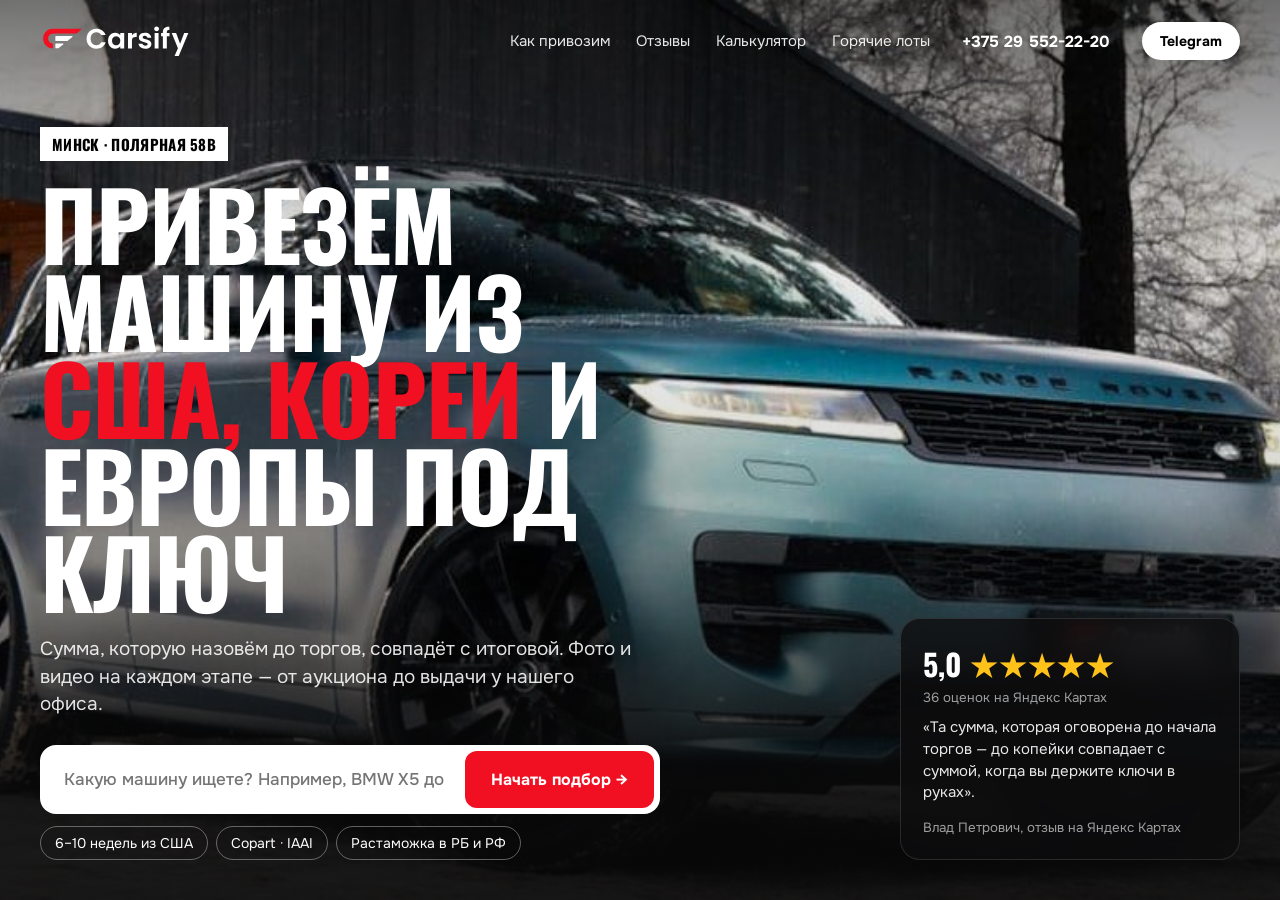
<file: .art-director/directions/a-pines.html>
<!doctype html>
<html lang="ru"><head><meta charset="utf-8"><meta name="viewport" content="width=device-width,initial-scale=1">
<title>A — Вывеска в соснах</title>
<link href="https://fonts.googleapis.com/css2?family=Oswald:wght@500;700&family=Onest:wght@400;500;700&display=swap" rel="stylesheet">
<style>
:root{--red:#F10F22;--ink:#0B0B0C;--paper:#F4F1EA}
*{box-sizing:border-box;margin:0}
body{font-family:Onest,sans-serif;background:var(--ink);color:#fff}
.hero{position:relative;min-height:100svh;display:flex;flex-direction:column;overflow:hidden}
.bg{position:absolute;inset:0;background:url(img/rr.jpg) center 40%/cover}
.bg:after{content:"";position:absolute;inset:0;background:linear-gradient(180deg,rgba(0,0,0,.55) 0,rgba(0,0,0,.05) 30%,rgba(0,0,0,.15) 55%,rgba(8,8,9,.92) 88%)}
header{position:relative;display:flex;align-items:center;gap:32px;padding:22px 40px}
header img{height:30px}
nav{display:flex;gap:26px;font-size:15px;opacity:.9;margin-left:auto}
.tel{font-weight:700}
.tg{background:#fff;color:#000;border-radius:999px;padding:10px 18px;font-weight:700;font-size:14px}
.content{position:relative;margin-top:auto;padding:0 40px 40px;display:grid;grid-template-columns:1fr auto;gap:40px;align-items:end}
.tag{display:inline-block;background:#fff;color:#000;font:700 15px Oswald;text-transform:uppercase;padding:6px 12px;letter-spacing:.02em;margin-bottom:18px}
h1{font:700 clamp(54px,7.4vw,124px)/.92 Oswald;text-transform:uppercase;letter-spacing:-.01em;max-width:13ch}
h1 em{font-style:normal;color:var(--red)}
.lead{font-size:19px;max-width:46ch;margin:22px 0 26px;opacity:.88;line-height:1.45}
.quick{display:flex;background:#fff;border-radius:16px;padding:6px;max-width:620px}
.quick input{flex:1;border:0;font:500 17px Onest;padding:0 18px;outline:0;min-width:0}
.quick button{background:var(--red);color:#fff;border:0;border-radius:12px;font:700 16px Onest;padding:18px 26px;white-space:nowrap}
.chips{display:flex;gap:8px;margin-top:12px;flex-wrap:wrap}
.chips span{border:1px solid rgba(255,255,255,.35);border-radius:999px;padding:7px 14px;font-size:14px}
.review{width:340px;background:rgba(14,14,15,.78);backdrop-filter:blur(14px);border-radius:20px;padding:22px;border:1px solid rgba(255,255,255,.12)}
.stars{color:#FFC21A;letter-spacing:2px}.rate{font:700 30px Oswald}
.review p{font-size:15px;line-height:1.45;margin:10px 0 12px;opacity:.9}
.review small{opacity:.6}
@media(max-width:760px){header{padding:16px}nav,.tel{display:none}.tg{margin-left:auto}
.content{grid-template-columns:1fr;padding:0 16px 22px;gap:18px}.review{width:auto}
.bg{background-position:62% 30%}.lead{font-size:16px;margin:14px 0 18px}
.quick{flex-direction:column;gap:6px}.quick input{padding:14px}}
</style></head><body>
<section class="hero"><div class="bg"></div>
<header><img src="img/logo-horizontal.svg" alt="Carsify"><nav><span>Как привозим</span><span>Отзывы</span><span>Калькулятор</span><span>Горячие лоты</span></nav><span class="tel">+375 29 552-22-20</span><span class="tg">Telegram</span></header>
<div class="content"><div>
<span class="tag">Минск · Полярная 58В</span>
<h1>Привезём машину из <em>США, Кореи</em> и Европы под ключ</h1>
<p class="lead">Сумма, которую назовём до торгов, совпадёт с итоговой. Фото и видео на каждом этапе — от аукциона до выдачи у нашего офиса.</p>
<div class="quick"><input placeholder="Какую машину ищете? Например, BMW X5 до 60 000 $"><button>Начать подбор →</button></div>
<div class="chips"><span>6–10 недель из США</span><span>Copart · IAAI</span><span>Растаможка в РБ и РФ</span></div>
</div>
<aside class="review"><div class="rate">5,0 <span class="stars">★★★★★</span></div><small>36 оценок на Яндекс Картах</small>
<p>«Та сумма, которая оговорена до начала торгов — до копейки совпадает с суммой, когда вы держите ключи в руках».</p><small>Влад Петрович, отзыв на Яндекс Картах</small></aside>
</div></section></body></html>
</file>
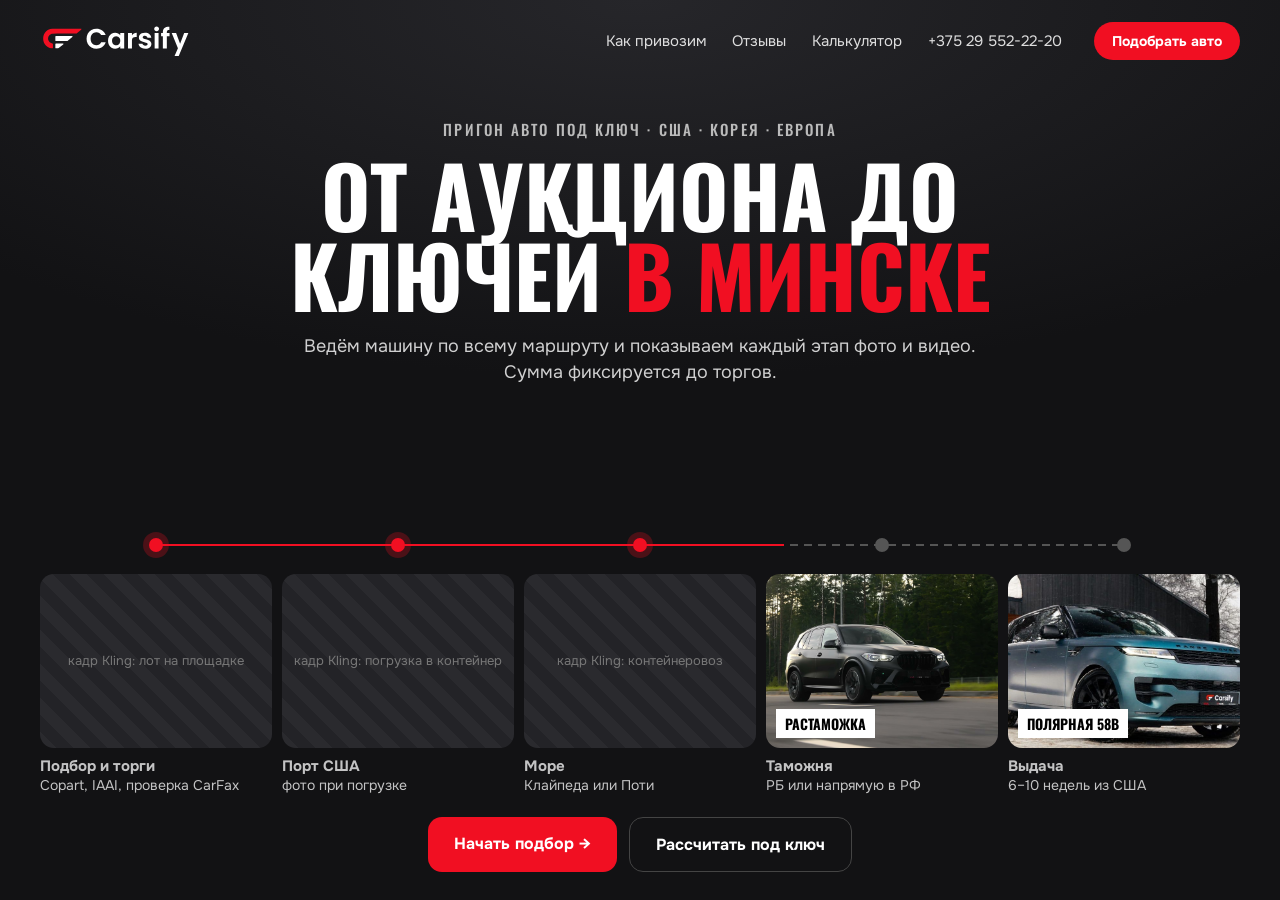
<file: .art-director/directions/b-route.html>
<!doctype html>
<html lang="ru"><head><meta charset="utf-8"><meta name="viewport" content="width=device-width,initial-scale=1">
<title>B — Маршрут машины</title>
<link href="https://fonts.googleapis.com/css2?family=Oswald:wght@500;700&family=Onest:wght@400;500;700&display=swap" rel="stylesheet">
<style>
:root{--red:#F10F22;--ink:#121214;--g:#1C1C1F}
*{box-sizing:border-box;margin:0}
body{font-family:Onest,sans-serif;background:var(--ink);color:#fff}
.hero{min-height:100svh;display:flex;flex-direction:column;padding-bottom:28px;background:radial-gradient(120% 70% at 50% 0,#26262a 0,var(--ink) 60%)}
header{display:flex;align-items:center;gap:32px;padding:22px 40px}
header img{height:30px}nav{display:flex;gap:26px;font-size:15px;opacity:.85;margin-left:auto}
.cta{background:var(--red);border-radius:999px;padding:10px 18px;font-weight:700;font-size:14px}
.top{text-align:center;padding:4vh 24px 0}
.kicker{font:500 15px Oswald;letter-spacing:.14em;text-transform:uppercase;color:#bbb}
h1{font:700 clamp(48px,6.6vw,108px)/.95 Oswald;text-transform:uppercase;margin:14px auto 0;max-width:16ch}
h1 span{color:var(--red)}
.lead{font-size:18px;opacity:.8;max-width:56ch;margin:18px auto 0;line-height:1.45}
.route{margin:auto 40px 0;display:grid;grid-template-columns:repeat(5,1fr);gap:10px;position:relative;padding-top:46px}
.route:before{content:"";position:absolute;left:10%;right:10%;top:16px;height:2px;background:repeating-linear-gradient(90deg,#555 0 8px,transparent 8px 14px)}
.route:after{content:"";position:absolute;left:10%;width:52%;top:16px;height:2px;background:var(--red)}
.st{position:relative}
.st:before{content:"";position:absolute;top:-36px;left:50%;width:14px;height:14px;margin-left:-7px;border-radius:50%;background:#555;z-index:1}
.st.on:before{background:var(--red);box-shadow:0 0 0 6px rgba(241,15,34,.25)}
.ph{aspect-ratio:4/3;border-radius:14px;background:#2a2a2e center/cover;position:relative;overflow:hidden}
.ph b{position:absolute;left:10px;bottom:10px;background:#fff;color:#000;font:700 14px Oswald;text-transform:uppercase;padding:4px 9px}
.st p{font-size:14px;opacity:.75;margin-top:8px;line-height:1.35}.st strong{display:block;font-size:15px;opacity:1;color:#fff}
.st .ph.gen{background:repeating-linear-gradient(45deg,#2a2a2e 0 12px,#232327 12px 24px);display:grid;place-items:center;color:#777;font-size:13px}
.bar{display:flex;justify-content:center;gap:12px;margin-top:22px}
.bar a{background:var(--red);padding:16px 26px;border-radius:14px;font-weight:700}
.bar a.ghost{background:transparent;border:1px solid #444}
@media(max-width:760px){header{padding:16px}nav{display:none}.cta{margin-left:auto}
.route{grid-template-columns:none;grid-auto-flow:column;grid-auto-columns:62%;overflow-x:auto;margin:22px 0 0;padding:46px 16px 0}
.route:before,.route:after{left:16px}.bar{flex-direction:column;padding:0 16px}.bar a{text-align:center}}
</style></head><body>
<section class="hero">
<header><img src="img/logo-horizontal.svg" alt="Carsify"><nav><span>Как привозим</span><span>Отзывы</span><span>Калькулятор</span><span>+375 29 552-22-20</span></nav><span class="cta">Подобрать авто</span></header>
<div class="top"><div class="kicker">Пригон авто под ключ · США · Корея · Европа</div>
<h1>От аукциона до ключей <span>в Минске</span></h1>
<p class="lead">Ведём машину по всему маршруту и показываем каждый этап фото и видео. Сумма фиксируется до торгов.</p></div>
<div class="route">
<div class="st on"><div class="ph gen">кадр Kling: лот на площадке</div><p><strong>Подбор и торги</strong>Copart, IAAI, проверка CarFax</p></div>
<div class="st on"><div class="ph gen">кадр Kling: погрузка в контейнер</div><p><strong>Порт США</strong>фото при погрузке</p></div>
<div class="st on"><div class="ph gen">кадр Kling: контейнеровоз</div><p><strong>Море</strong>Клайпеда или Поти</p></div>
<div class="st"><div class="ph" style="background-image:url(img/x5m_side.jpg)"><b>Растаможка</b></div><p><strong>Таможня</strong>РБ или напрямую в РФ</p></div>
<div class="st"><div class="ph" style="background-image:url(img/rr.jpg)"><b>Полярная 58В</b></div><p><strong>Выдача</strong>6–10 недель из США</p></div>
</div>
<div class="bar"><a>Начать подбор →</a><a class="ghost">Рассчитать под ключ</a></div>
</section></body></html>
</file>
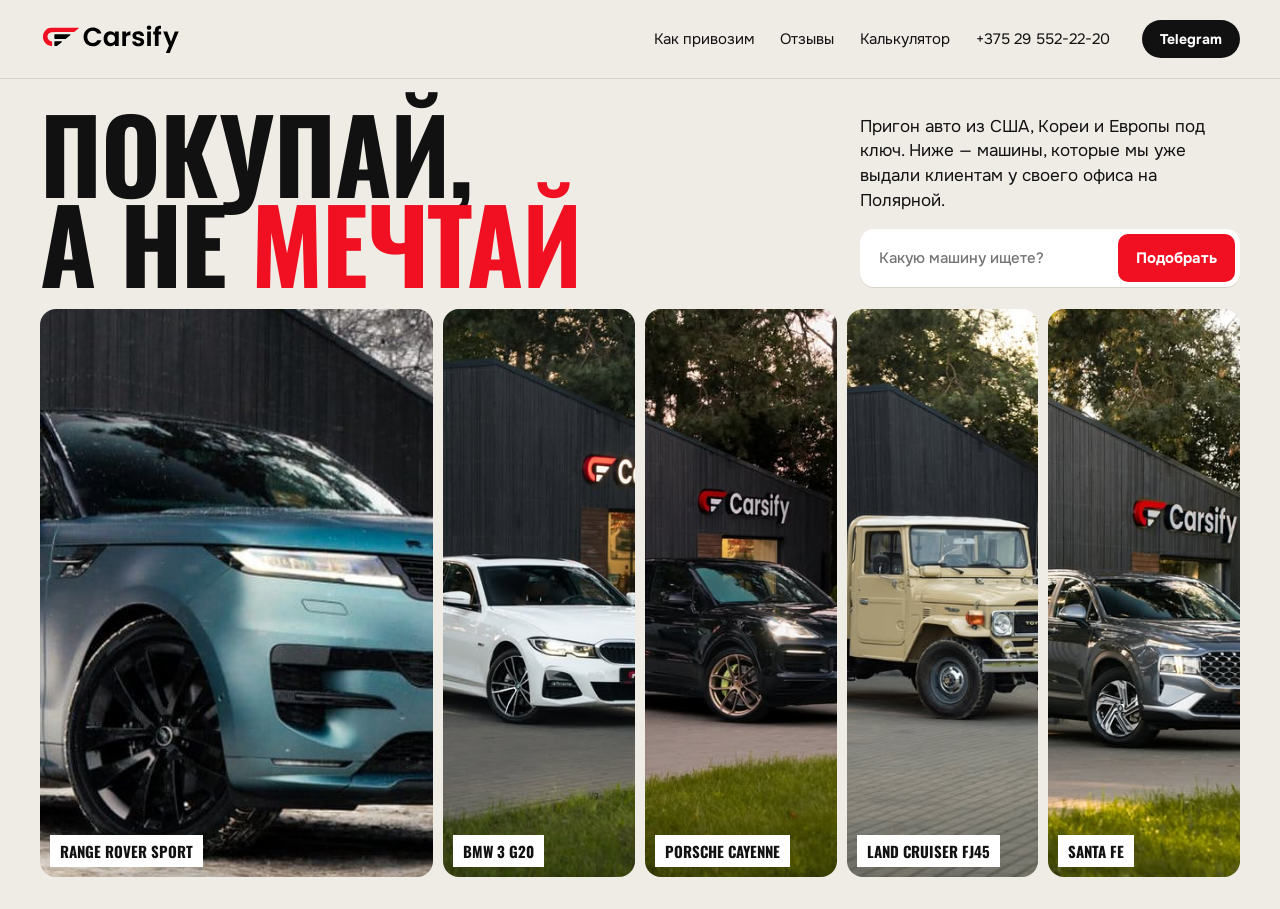
<file: .art-director/directions/c-journal.html>
<!doctype html>
<html lang="ru"><head><meta charset="utf-8"><meta name="viewport" content="width=device-width,initial-scale=1">
<title>C — Журнал выдач</title>
<link href="https://fonts.googleapis.com/css2?family=Oswald:wght@500;700&family=Onest:wght@400;500;700&display=swap" rel="stylesheet">
<style>
:root{--red:#F10F22;--ink:#111;--paper:#EFECE5}
*{box-sizing:border-box;margin:0}
body{font-family:Onest,sans-serif;background:var(--paper);color:var(--ink)}
header{display:flex;align-items:center;gap:32px;padding:20px 40px;border-bottom:1px solid #d8d3c8}
header img{height:28px}nav{display:flex;gap:26px;font-size:15px;margin-left:auto}
.cta{background:var(--ink);color:#fff;border-radius:999px;padding:10px 18px;font-weight:700;font-size:14px}
.hero{min-height:calc(100svh - 70px);display:grid;grid-template-rows:auto 1fr;padding:28px 40px 32px;gap:22px}
.head{display:flex;align-items:flex-end;justify-content:space-between;gap:30px}
h1{font:700 clamp(56px,8vw,136px)/.88 Oswald;text-transform:uppercase;letter-spacing:-.01em}
h1 span{color:var(--red)}
.side{max-width:380px;font-size:17px;line-height:1.45}
.side .q{display:flex;margin-top:16px;background:#fff;border-radius:14px;padding:5px;box-shadow:0 1px 0 #d8d3c8}
.side input{flex:1;border:0;padding:0 14px;font:500 15px Onest;min-width:0;outline:0}
.side button{border:0;background:var(--red);color:#fff;border-radius:10px;padding:14px 18px;font:700 15px Onest}
.wall{display:grid;grid-template-columns:repeat(6,1fr);gap:10px;min-height:0}
.wall figure{border-radius:16px;background:center/cover;position:relative;min-height:240px}
.wall figcaption{position:absolute;left:10px;bottom:10px;background:#fff;font:700 15px Oswald;text-transform:uppercase;padding:5px 10px}
.wall figure.big{grid-column:span 2}
.strip{display:flex;gap:28px;font-size:15px;align-items:center}
.strip b{font:700 28px Oswald}
@media(max-width:760px){header{padding:14px 16px}nav{display:none}.cta{margin-left:auto}
.hero{padding:20px 16px}.head{flex-direction:column;align-items:flex-start;gap:14px}
.wall{grid-template-columns:repeat(2,1fr)}.wall figure{min-height:200px}.wall figure.big{grid-column:span 2}.wall figure:nth-child(n+6){display:none}}
</style></head><body>
<header><img src="img/logo-horizontal-dark.svg" alt="Carsify"><nav><span>Как привозим</span><span>Отзывы</span><span>Калькулятор</span><span>+375 29 552-22-20</span></nav><span class="cta">Telegram</span></header>
<section class="hero">
<div class="head"><h1>Покупай,<br>а не <span>мечтай</span></h1>
<div class="side">Пригон авто из США, Кореи и Европы под ключ. Ниже — машины, которые мы уже выдали клиентам у своего офиса на Полярной.
<div class="q"><input placeholder="Какую машину ищете?"><button>Подобрать</button></div></div></div>
<div class="wall">
<figure class="big" style="background-image:url(img/rr.jpg)"><figcaption>Range Rover Sport</figcaption></figure>
<figure style="background-image:url(img/p01_2510.jpg)"><figcaption>BMW 3 G20</figcaption></figure>
<figure style="background-image:url(img/p08_1310.jpg)"><figcaption>Porsche Cayenne</figcaption></figure>
<figure style="background-image:url(img/p10_0810.jpg)"><figcaption>Land Cruiser FJ45</figcaption></figure>
<figure style="background-image:url(img/p05_1610.jpg)"><figcaption>Santa Fe</figcaption></figure>
</div>
</section></body></html>
</file>
